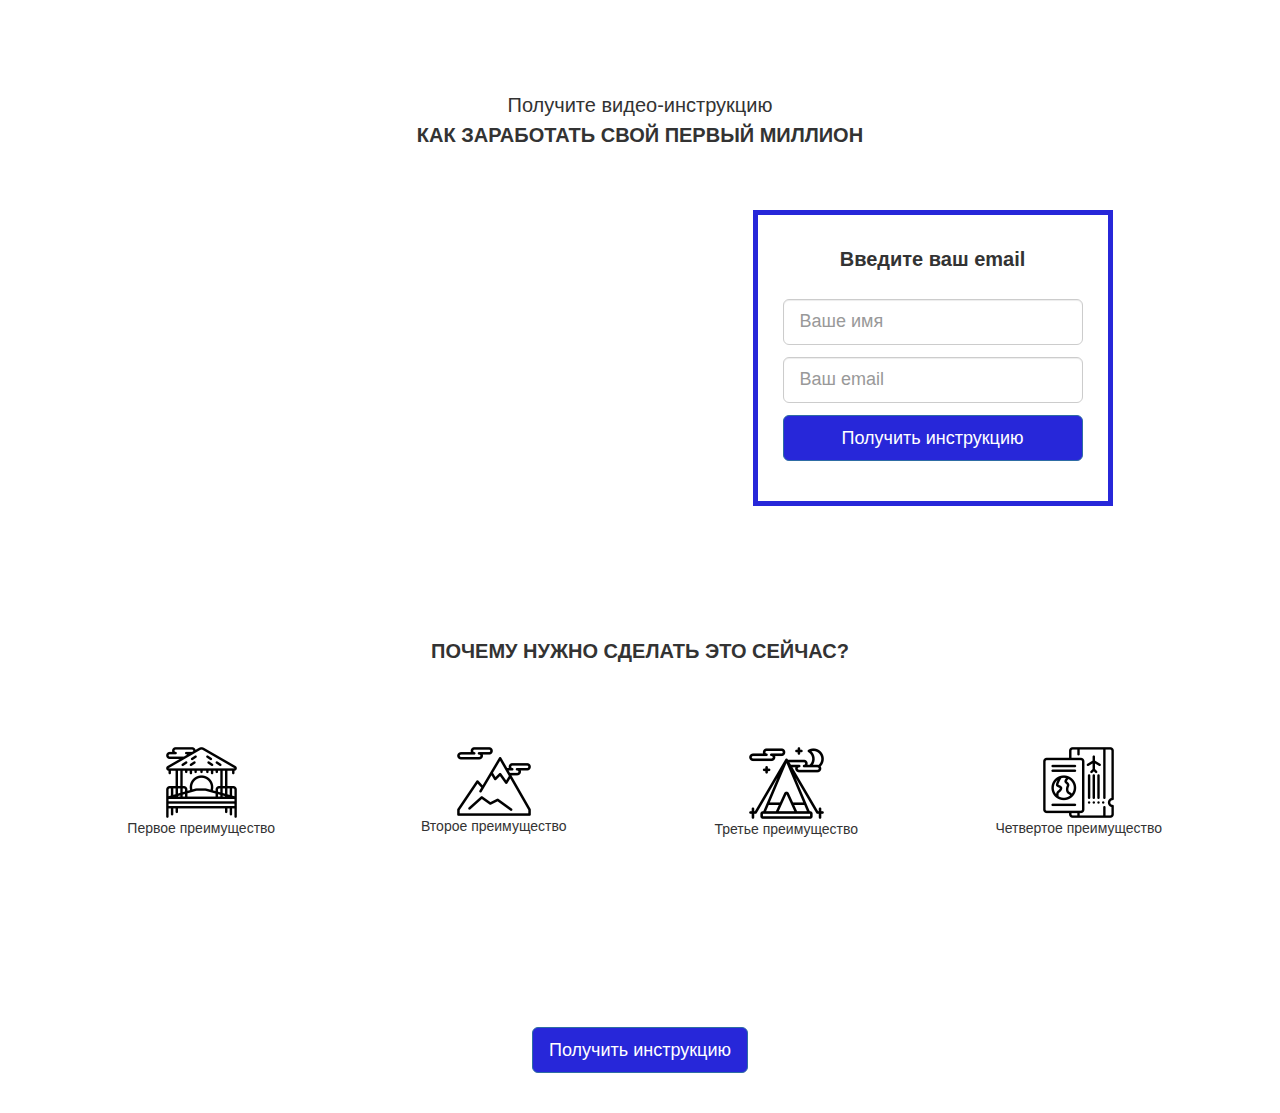
<file: lesson_12/index.html>
<!DOCTYPE html>
<html lang="en">
<head>
	<meta charset="UTF-8">
	<meta name="viewport" content="width=device-width, initial-scale=1.0">
	<title>Резиновая верстка</title>
	<link rel="stylesheet" href="css/bootstrap.css">
	<link rel="stylesheet" href="css/style.css">
</head>
<body>
	
	<div class="section">
		<div class="container">
			<!-- Первый row строка под заголовок -->
			<div class="row">
				<div class="col-lg-6 col-lg-offset-3">
					<h1 class="header text-center">
					<span>Получите видео-инструкцию</span>
					<strong class="text-uppercase">Как заработать свой первый миллион</strong>
					</h1>
				</div>
			</div>
			<!-- Второй row видео и форма -->
			<div class="row">
				<div class="col-lg-6 col-lg-offset-1 col-md-8 col-md-offset-2">
					<div class="video">
						<iframe width="100%" height="315" src="https://www.youtube.com/embed/Zdx44cb8kkA" frameborder="0" allow="accelerometer; autoplay; clipboard-write; encrypted-media; gyroscope; picture-in-picture" allowfullscreen></iframe>
					</div>
				</div>
				<div class="col-lg-4 col-lg-offset-0 col-md-8 col-md-offset-2">
					<div class="form">
						<p class="form-header text-center">Введите ваш email</p>
						<form action="#">
							<input type="text" class="form-control input-lg" placeholder="Ваше имя">
							<input type="text" class="form-control input-lg" placeholder="Ваш email">
							<button class="btn btn-primary btn-lg btn-block form-btn">Получить инструкцию</button>
						</form>
					</div>
				</div>
			</div>	
		</div>

	</div>

	<div class="section">
		<div class="container">
			<!-- row под заголовок секции -->
		<div class="row">
			<div class="col-lg-12 col-xs-12 col-ms-12">
				<h2 class="section-header text-uppercase text-center">Почему нужно сделать это сейчас?</h2>
			</div>
		</div>
		<!-- Блок с преимуществами -->
		<div class="feature text-center">
			<div class="row">
				<div class="col-lg-3 col-md-6">
					<div class="feature-box">
						<img src="img/01.png" alt="Преимущество 1">
						<p>Первое преимущество</p>
					</div>
				</div>
				<div class="col-lg-3 col-md-6">
					<div class="feature-box">
						<img src="img/02.png" alt="Преимущество 2">
						<p>Второе преимущество</p>
					</div>
				</div>
				<div class="col-lg-3 col-md-6">
					<div class="feature-box">
						<img src="img/03.png" alt="Преимущество 3">
						<p>Третье преимущество</p>
					</div>
				</div>
				<div class="col-lg-3 col-md-6">
					<div class="feature-box">
						<img src="img/04.png" alt="Преимущество 4">
						<p>Четвертое преимущество</p>
					</div>
				</div>	
			</div>
		</div>
		</div>
		<!-- Кнопка получить инструкцию! -->
		<button class="btn btn-primary btn-lg form-btn center-block">Получить инструкцию</button>
	</div>
	


</body>
</html>
</file>
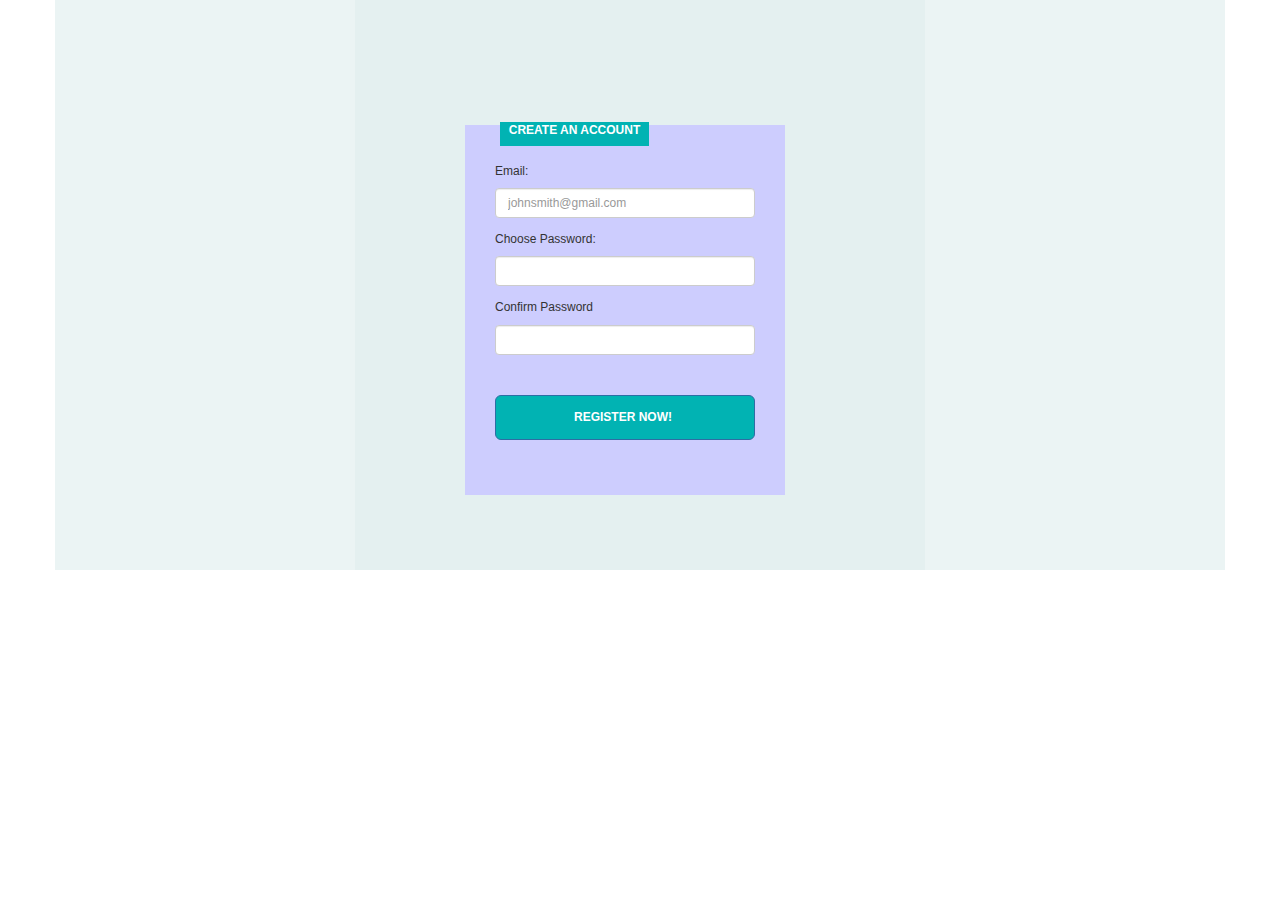
<file: lesson_13/index.html>
<!DOCTYPE html>
<html lang="en">
<head>
	<meta charset="UTF-8">
	<meta name="viewport" content="width=device-width, initial-scale=1.0">
	<title>Коробка</title>
	<link rel="stylesheet" href="css/bootstrap.css">
	<link rel="stylesheet" href="css/style.css">
</head>
<body>

<div class="container">
	<div class="row">
		<div class="col-lg-12">
			<div class="box">
				<div class="col-lg-8 col-lg-offset-2">
					<div class="form">
						<div class="col-lg-4 col -col-lg-offset-1">
							<div class="feature-box text-uppercase text-center">
								<strong><p>CREATE AN ACCOUNT</p></strong>
							</div>
						</div>
						<div class="row">
							<h3 class="form-header_1 text-left">Email:</h3>
						</div>
						<div class="row">
							<form action="#">
								<input type="email" class="form-control text-left"placeholder="johnsmith@gmail.com"> 
							</form>
						</div>
						<div class="row">
							<h3 class="form-header_2 text-left">Choose Password:</h3>
						</div>
						<div class="row">
							<form action="#">
								<input type="text" class="form-control text-left"placeholder=""> 
							</form>
						</div>
						<div class="row">
							<h3 class="form-header_3 text-left">Confirm Password</h3>
						</div>
						<div class="row">
							<form action="#">
								<input type="text" class="form-control text-left"placeholder="">
								<button class="btn btn-primary btn-lg btn-block form-btn text-uppercase">register now!</button> 
							</form>
						</div>
					</div>
				</div>
			</div>
		</div>
	</div>
</div>



	
</body>
</html>
</file>
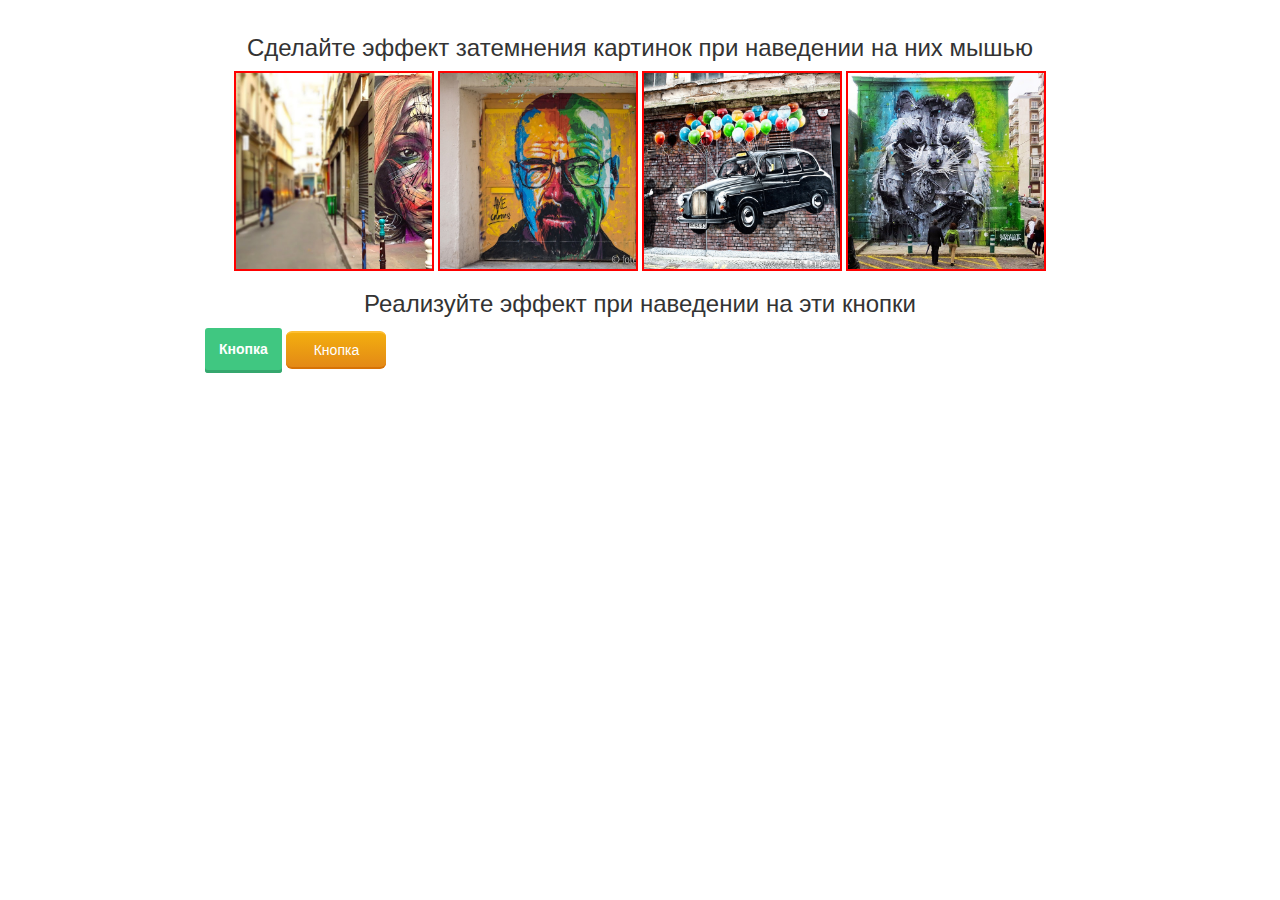
<file: Lesson_15/index.html>
<!DOCTYPE html>
<html lang="en">
<head>
	<meta charset="UTF-8">
	<title>Задание к 15 уроку</title>
	<link rel="stylesheet" href="css/bootstrap.css">
	<link rel="stylesheet" href="css/style.css">
</head>
<body>
		
		<div class="container">

			<section id="one">
				<div class="row">
					<h2>Сделайте эффект затемнения картинок при наведении на них мышью</h2>
				</div>
				<div class="row">
					<div class="box">
					<div class="img1" class="img/1.jpg"></div>
				</div>
				<div class="box">
					<div class="img2" class="img/2.jpg"></div>
				</div>
				<div class="box">
					<div class="img3" class="img/3.jpg"></div>	
				</div>
				<div class="box">
					<div class="img4" class="img/4.jpg"></div>
				</div>
				</div>
				
			</section>	

			<section id="two">
				<h2>Реализуйте эффект при наведении на эти кнопки</h2>
				<button class="button button-one">Кнопка</button>
				<button class="btn button-two">Кнопка</button>
			</section>
			
		</div>

</body>
</html>
</file>
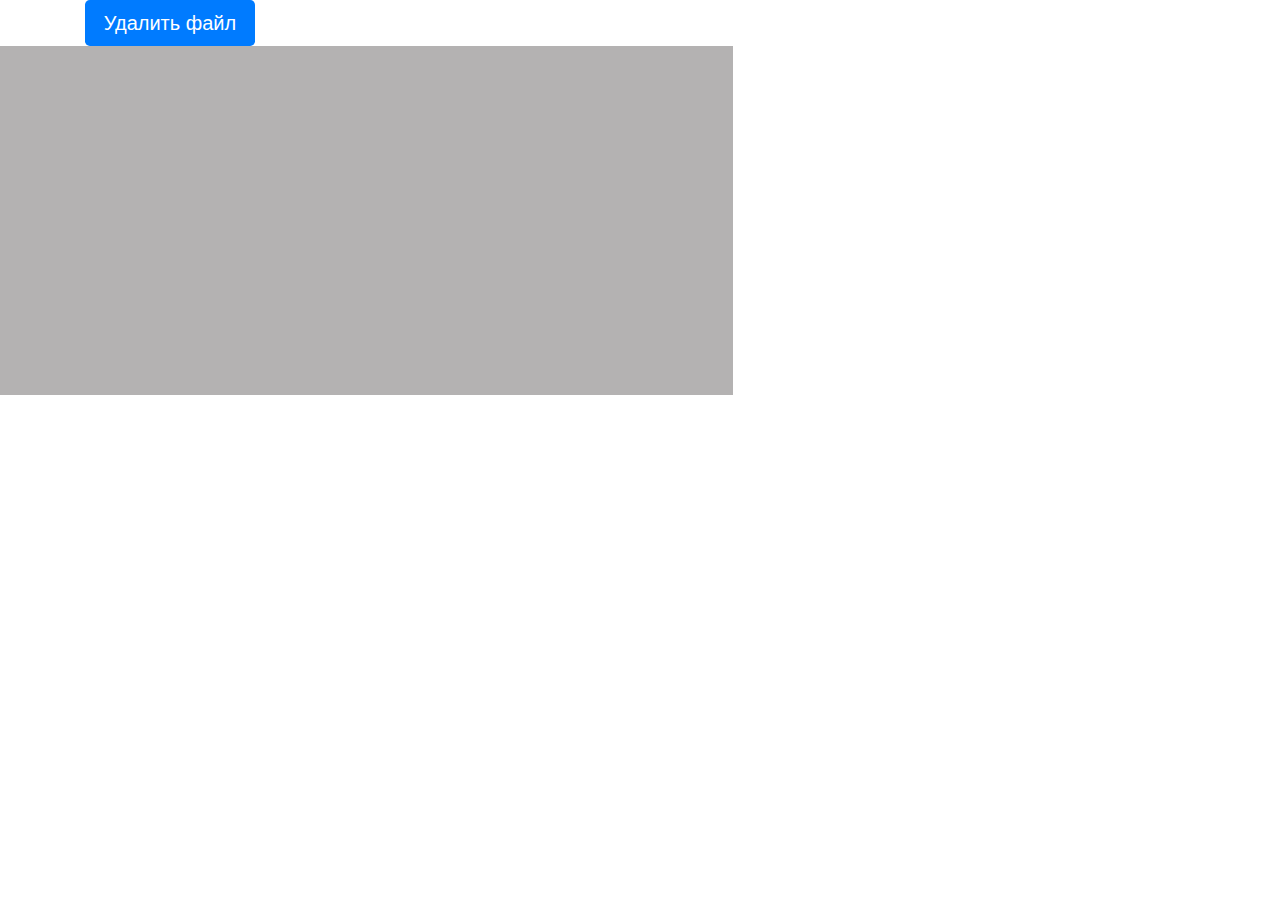
<file: lesson_17/index.html>
<!DOCTYPE html>
<html lang="en">
<head>
	<meta charset="UTF-8">
	<meta name="viewport" content="width=device-width, initial-scale=1.0">
	<title>Модальное окно</title>
	<link href="https://stackpath.bootstrapcdn.com/bootstrap/4.5.2/css/bootstrap.min.css" rel="stylesheet" >
	<link rel="stylesheet" href="css/style.css">
</head>
<body>

<div class="container">
	<button class="btn btn-primary btn-lg" data-toggle="modal" data-target="#my-modal">Удалить файл</button>
</div>	

<div class="container-box">
  
  <div class="modal fade" id="my-modal">
  <!-- Само (белое) модальное окно -->
  <div class="modal-dialog">
    <!-- Содержимое модального окна -->
    <div class="modal-content">
      <!-- Шапка модального окна -->
      <div class="modal-header">
      <!-- Кнопка закрыть модаьное окно -->
      <h4 class="modal-title">Удаление файлов</h4>
        <button type="button" class="btn-default" data-dismiss="modal" aria-label="Close"><span aria-hidden="true">&times;</span></button>


        <!-- Заголовок модального окна -->
      </div>
      <!-- Тело модального окна с информацией -->
      <div class="modal-body">
        <p>Вы действительно хотите это сделать?&hellip; Нажав кнопку "Удалить", вы уничтожите файл без возможности его восстановления!</p>
      </div>
      <!-- Подвал модального окна (кнопки и тд.) можно удалить -->
      <div class="modal-footer">
        <button type="button" class="btn btn-primary" data-dismiss="modal">Отменить</button>
        <button type="button" class="btn btn-danger">Удалить</button>
      </div>
    </div><!-- /.modal-content -->
  </div><!-- /.modal-dialog -->
</div><!-- /.modal -->


</div>
<!-- Модальное окно от bootstrap -->




<script src="https://code.jquery.com/jquery-1.12.4.min.js"></script>
<script src="https://stackpath.bootstrapcdn.com/bootstrap/4.5.2/js/bootstrap.min.js"></script>

</body>
</html>
</file>
<file: lesson_12/css/style.css>
.header {
	font-size: 20px;
	line-height: 1.5;
	margin: 60px auto;

}
.header span {
	display: block;
}
.section {
	padding: 30px 0;
}
.container, .col-lg-6 {
	/*border: 2px solid red;*/
}
.form {
	border: 5px solid #2727d9;
	padding: 30px 25px;
}
.form input {
	margin-bottom: 12px;
}
.form-header, .section-header {
	margin-bottom: 25px;
	font-size: 20px;
	font-weight: 900;
}
.form-btn {
	background-color: #2727d9;
	margin: 10px auto;
}
.feature {
	margin: 60px auto;
}
.video {
	margin-bottom: 30px;
}
.feature-box {
	height: 160px;
	margin-bottom: 50px;
}
</file>
<file: lesson_13/css/style.css>
.container {
	background-color: #ebf4f4;
}
.box {
	display: block;
	margin: auto;
	width: 570px;
	height: 570px;
	background-color: #e4f0f0;
}
.form {
	margin-top: 125px;
	width: 320px;
	height: 370px;
	background-color: #cdcdfe;
	position: relative;
}
.feature-box {
	text-align: center;
	margin-top: -3px;
	margin-left: 20px;
	width: 149px;
	height: 24px;
	font-size: 12px;
	color: #fff;
	background-color: #01b3b3;
	position: fixed;
}
.form-header_1 {
	font-size: 12px;
	padding-left: 45px;
	padding-top: 20px;
}
.form input {
	width: 260px;
	height: 30px;
	margin-left: 45px;
	padding-left: 12px;
	font-size: 12px;
	margin-bottom: -5px;
}
.form-header_2 {
	font-size: 12px;
	padding-left: 45px;
}
.form input {
	width: 260px;
	height: 30px;
	margin-left: 45px;
	padding-left: 12px;
	font-size: 12px;
}
.form-header_3 {
	font-size: 12px;
	padding-left: 45px;
}
.form button {
	margin-top: 45px;
	width: 260px;
	height: 45px;
	margin-left: 45px;
	padding-left: 12px;
	font-size: 12px;
	font-weight: 900;
	background-color: #01b3b3;

}
</file>
<file: Lesson_15/css/style.css>
body {
	margin: 0;
	font-size: 14px;
	font-family: sans-serif;
}

h2 {
	font-size: 24px;
	font-weight: 100;
	text-align: center;
}

.container {
	max-width: 900px;
	margin: auto;
	padding: 15px;
}
.section {
	text-align: center;
}
.row {
	text-align: center;
	display: block;
}									
.box {
	display: inline-block;
	vertical-align: top;
	width: 200px;
	height: 200px;
	border: 2px solid red;
	position: relative;
}
.img1 {
	width: 100%;
	height: 100%;
	background: url(../img/1.jpg) center no-repeat;
	background-size: cover;
}
.img1:hover::before {
	content: '';
  position: absolute;
  top: 0;
  left: 0;
  right: 0;
  bottom: 0;
  background-color: rgba(0,0,0,0.5);
} 

.img2 {
	width: 100%;
	height: 100%;
	background: url(../img/2.jpg) center no-repeat;
	background-size: cover;
}
.img2:hover::before {
	content: '';
  position: absolute;
  top: 0;
  left: 0;
  right: 0;
  bottom: 0;
  background-color: rgba(0,0,0,0.5);
} 
.img3 {
	width: 100%;
	height: 100%;
	background: url(../img/3.jpg) center no-repeat;
	background-size: cover;
}
.img3:hover::before {
	content: '';
  position: absolute;
  top: 0;
  left: 0;
  right: 0;
  bottom: 0;
  background-color: rgba(0,0,0,0.5);
} 
.img4 {
	width: 100%;
	height: 100%;
	background: url(../img/4.jpg) center no-repeat;
	background-size: cover;
}
.img4:hover::before {
	content: '';
  position: absolute;
  top: 0;
  left: 0;
  right: 0;
  bottom: 0;
  background-color: rgba(0,0,0,0.5);
} 

.button-one {
	border: none;
	font-weight: 700;
	font-size: 14px;
 color: white;
 padding: .8em 1em calc(.8em + 3px);
 border-radius: 3px;
 background: rgb(64,199,129);
 box-shadow: 0 -3px rgb(53,167,110) inset;
 transition: 0.2s;
}
.button-one:hover {
	background-color: #048b56;
}
.btn {
	display: inline-block;
	width: 10rem;
	height: 100%;
 color: white;
 padding: .5em 2em;
 border: none;
 border-width: 2px 0;
 border-style: solid none;
 border-color: #FDBE33 #000 #D77206;
 border-radius: 6px;
 background: linear-gradient(#F3AE0F, #E38916) #E38916;
 transition: 0.2s;
}
.btn:hover {
background: #c17e02;
}
</file>
<file: lesson_17/css/style.css>
.container-box {
	width: 733px;
	height: 349px;
	background: #b4b2b2;
}
.btn-primary{
	border: none;

}
.modal-title {
	text-align: center;
}
.modal-body {
	text-align: center;
}

.btn-danger {
	width: 170px;
	height: auto;
}
.btn-primary {
	width: 170px;
	height: auto;
}
</file>
